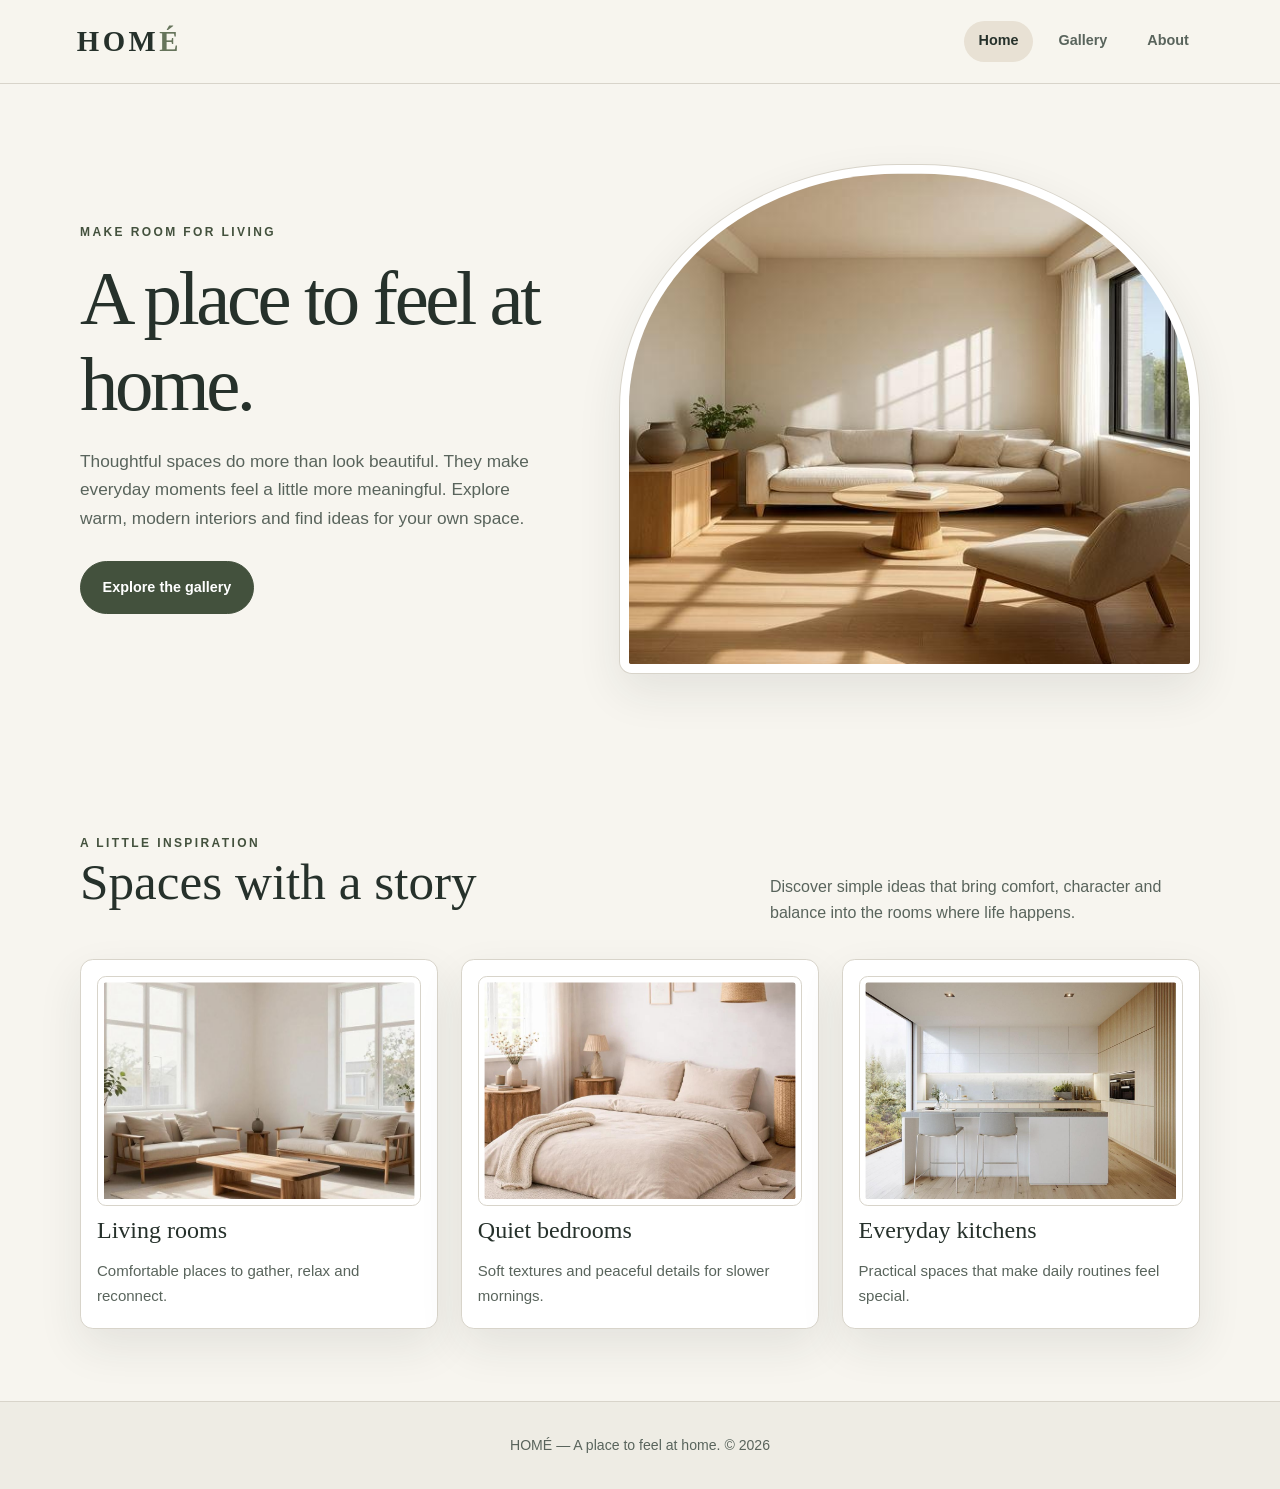
<file: index.html>
<!DOCTYPE html>
<html lang="en">
<head>
    <meta charset="UTF-8">
    <meta name="viewport" content="width=device-width, initial-scale=1.0">
    <meta name="description" content="HOMÉ shares modern interior design inspiration for thoughtful everyday living.">
    <title>HOMÉ | Modern Home Inspiration</title>
    <link rel="stylesheet" href="style.css">
</head>
<body>

    <a class="skip-link" href="#main-content">Skip to Main Content</a>

    <header class="site-header">
        <div class="header-inner">
            <a class="brand" href="index.html" aria-label="HOMÉ home">
                HOM<span>É</span>
            </a>

            <nav class="site-nav" aria-label="Main navigation">
                <ul>
                    <li><a href="index.html" aria-current="page">Home</a></li>
                    <li><a href="gallery.html">Gallery</a></li>
                    <li><a href="about.html">About</a></li>
                </ul>
            </nav>
        </div>
    </header>

    <main id="main-content">

        <div class="container">
            <section class="hero" aria-labelledby="hero-title">

                <div class="hero-copy">
                    <p class="eyebrow">Make room for living</p>

                    <h1 id="hero-title">
                        A place to feel at home.
                    </h1>

                    <p>
                        Thoughtful spaces do more than look beautiful.
                        They make everyday moments feel a little more meaningful.
                        Explore warm, modern interiors and find ideas for your own space.
                    </p>

                    <a class="button-link" href="gallery.html">
                        Explore the gallery
                    </a>
                </div>

                <img
                    class="hero-image"
                    src="images/home-hero.jpg"
                    alt="Warm modern living room with a neutral sofa, natural textures and soft daylight"
                >

            </section>
        </div>

        <section class="section" aria-labelledby="inspiration-title">
            <div class="container">

                <div class="section-heading">
                    <div>
                        <p class="eyebrow">A little inspiration</p>
                        <h2 id="inspiration-title">Spaces with a story</h2>
                    </div>

                    <p>
                        Discover simple ideas that bring comfort,
                        character and balance into the rooms where life happens.
                    </p>
                </div>

                <div class="feature-grid">

                    <article class="feature-card">
                        <img
                            src="images/living-room.jpg"
                            alt="Minimal living room with a light sofa and wooden furniture"
                        >
                        <h3>Living rooms</h3>
                        <p>
                            Comfortable places to gather,
                            relax and reconnect.
                        </p>
                    </article>

                    <article class="feature-card">
                        <img
                            src="images/bedroom.jpg"
                            alt="Calm bedroom decorated in soft neutral colors"
                        >
                        <h3>Quiet bedrooms</h3>
                        <p>
                            Soft textures and peaceful details
                            for slower mornings.
                        </p>
                    </article>

                    <article class="feature-card">
                        <img
                            src="images/kitchen.jpg"
                            alt="Bright contemporary kitchen with natural wood details"
                        >
                        <h3>Everyday kitchens</h3>
                        <p>
                            Practical spaces that make daily
                            routines feel special.
                        </p>
                    </article>

                </div>
            </div>
        </section>

    </main>

    <footer class="site-footer">
        <p>HOMÉ — A place to feel at home. © 2026</p>
    </footer>

</body>
</html>
</file>
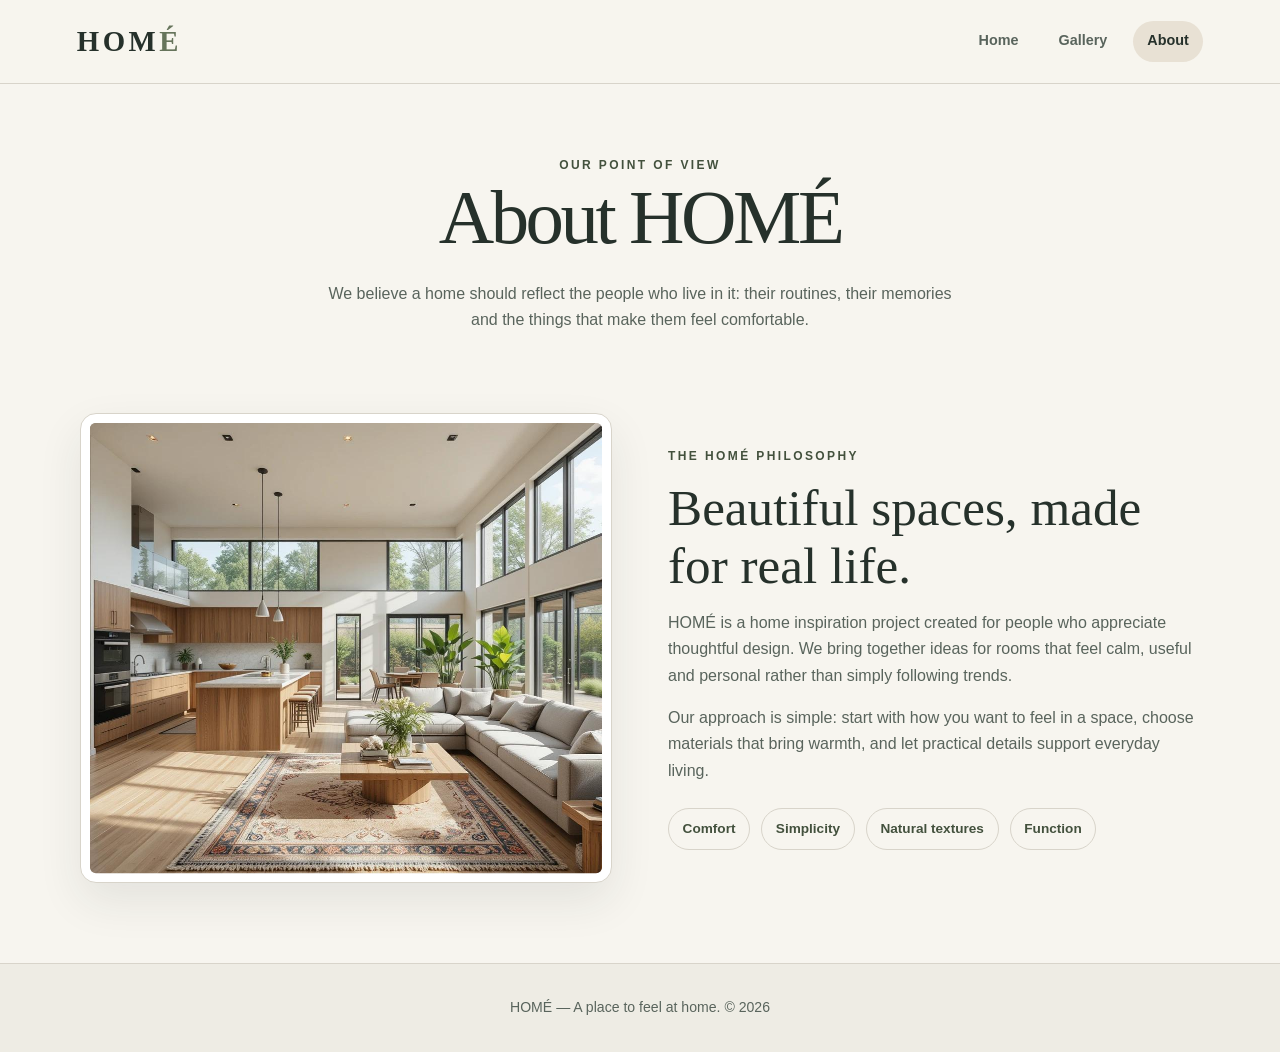
<file: about.html>
<!DOCTYPE html>
<html lang="en">
<head>
    <meta charset="UTF-8">
    <meta name="viewport" content="width=device-width, initial-scale=1.0">
    <meta name="description" content="Learn about HOMÉ and its approach to calm, functional and welcoming home design.">
    <title>About | HOMÉ</title>
    <link rel="stylesheet" href="style.css">
</head>
<body>

    <a class="skip-link" href="#main-content">Skip to Main Content</a>

    <header class="site-header">
        <div class="header-inner">

            <a class="brand" href="index.html" aria-label="HOMÉ home">
                HOM<span>É</span>
            </a>

            <nav class="site-nav" aria-label="Main navigation">
                <ul>
                    <li><a href="index.html">Home</a></li>
                    <li><a href="gallery.html">Gallery</a></li>
                    <li><a href="about.html" aria-current="page">About</a></li>
                </ul>
            </nav>

        </div>
    </header>

    <main id="main-content">

        <section class="page-intro container" aria-labelledby="page-title">

            <p class="eyebrow">Our point of view</p>

            <h1 id="page-title">About HOMÉ</h1>

            <p>
                We believe a home should reflect the people who live in it:
                their routines, their memories and the things that make
                them feel comfortable.
            </p>

        </section>

        <section class="container about-layout" aria-labelledby="story-title">

            <img
                src="images/gallery-open-space.jpg"
                alt="Sunlit modern home interior with warm wood, soft furnishings and a relaxed atmosphere"
            >

            <div>

                <p class="eyebrow">The HOMÉ philosophy</p>

                <h2 id="story-title">
                    Beautiful spaces, made for real life.
                </h2>

                <p>
                    HOMÉ is a home inspiration project created for people
                    who appreciate thoughtful design. We bring together
                    ideas for rooms that feel calm, useful and personal
                    rather than simply following trends.
                </p>

                <p>
                    Our approach is simple: start with how you want to
                    feel in a space, choose materials that bring warmth,
                    and let practical details support everyday living.
                </p>

                <div class="values-list">
                    <span>Comfort</span>
                    <span>Simplicity</span>
                    <span>Natural textures</span>
                    <span>Function</span>
                </div>

            </div>

        </section>

    </main>

    <footer class="site-footer">
        <p>HOMÉ — A place to feel at home. © 2026</p>
    </footer>

</body>
</html>
</file>
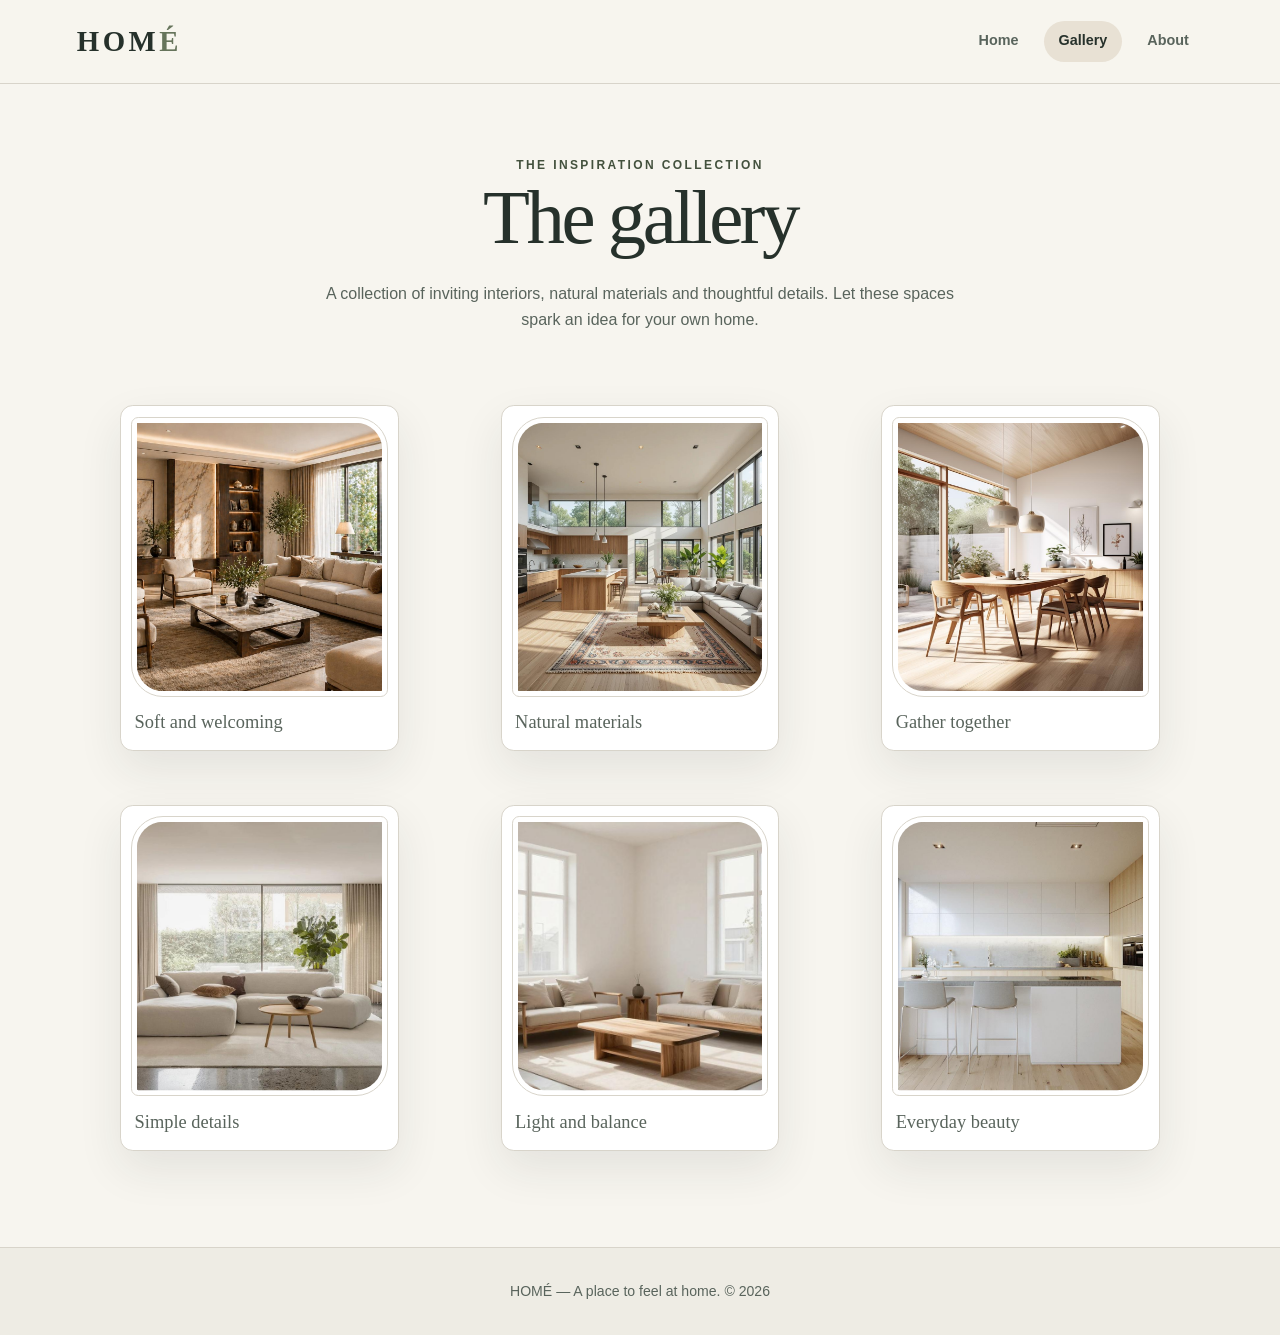
<file: gallery.html>
<!DOCTYPE html>
<html lang="en">
<head>
    <meta charset="UTF-8">
    <meta name="viewport" content="width=device-width, initial-scale=1.0">
    <meta name="description" content="Browse the HOMÉ interior design gallery for modern home inspiration.">
    <title>Gallery | HOMÉ</title>
    <link rel="stylesheet" href="style.css">
</head>
<body>

    <a class="skip-link" href="#main-content">Skip to Main Content</a>

    <header class="site-header">
        <div class="header-inner">

            <a class="brand" href="index.html" aria-label="HOMÉ home">
                HOM<span>É</span>
            </a>

            <nav class="site-nav" aria-label="Main navigation">
                <ul>
                    <li><a href="index.html">Home</a></li>
                    <li><a href="gallery.html" aria-current="page">Gallery</a></li>
                    <li><a href="about.html">About</a></li>
                </ul>
            </nav>

        </div>
    </header>

    <main id="main-content">

        <section class="page-intro container" aria-labelledby="page-title">

            <p class="eyebrow">The inspiration collection</p>

            <h1 id="page-title">The gallery</h1>

            <p>
                A collection of inviting interiors, natural materials
                and thoughtful details. Let these spaces spark an idea
                for your own home.
            </p>

        </section>

        <section class="container" aria-label="Interior design photographs">

            <div class="gallery-grid">

                <figure class="gallery-item">
                    <img
                        src="images/gallery-living.jpg"
                        alt="Elegant living room with a neutral palette and contemporary furniture"
                    >
                    <figcaption>
                        <p>Soft and welcoming</p>
                    </figcaption>
                </figure>

                <figure class="gallery-item">
                    <img
                        src="images/gallery-open-space.jpg"
                        alt="Open-plan home interior with warm wood and natural light"
                    >
                    <figcaption>
                        <p>Natural materials</p>
                    </figcaption>
                </figure>

                <figure class="gallery-item">
                    <img
                        src="images/gallery-dining.jpg"
                        alt="Modern dining area with a wooden table and simple decor"
                    >
                    <figcaption>
                        <p>Gather together</p>
                    </figcaption>
                </figure>

                <figure class="gallery-item">
                    <img
                        src="images/gallery-interior.jpg"
                        alt="Minimal interior with a comfortable sofa and understated accessories"
                    >
                    <figcaption>
                        <p>Simple details</p>
                    </figcaption>
                </figure>

                <figure class="gallery-item">
                    <img
                        src="images/living-room.jpg"
                        alt="Bright living room featuring a pale sofa and warm wooden accents"
                    >
                    <figcaption>
                        <p>Light and balance</p>
                    </figcaption>
                </figure>

                <figure class="gallery-item">
                    <img
                        src="images/kitchen.jpg"
                        alt="Contemporary kitchen with clean lines and natural wood finishes"
                    >
                    <figcaption>
                        <p>Everyday beauty</p>
                    </figcaption>
                </figure>

            </div>

        </section>

    </main>

    <footer class="site-footer">
        <p>HOMÉ — A place to feel at home. © 2026</p>
    </footer>

</body>
</html>
</file>
<file: style.css>
/* =====================================
   1. GENERAL SETTINGS
===================================== */

:root {
    --color-ink: #26312b;
    --color-muted: #59645c;
    --color-paper: #f7f5ef;
    --color-white: #ffffff;
    --color-sand: #e8e1d4;
    --color-olive: #66745b;
    --color-olive-dark: #43513d;
    --color-line: #d8d4ca;

    --shadow-soft: 0 18px 45px rgba(38, 49, 43, 0.09);

    --font-body: Arial, Helvetica, sans-serif;
    --font-display: Georgia, "Times New Roman", serif;
}

* {
    box-sizing: border-box;
}

html {
    scroll-behavior: smooth;
}

body {
    margin: 0;
    background: var(--color-paper);
    color: var(--color-ink);
    font-family: var(--font-body);
    line-height: 1.65;
}

img {
    display: block;
    max-width: 100%;
}

a {
    color: inherit;
}


/* =====================================
   2. SKIP TO MAIN CONTENT
===================================== */

.skip-link {
    position: fixed;
    top: 1rem;
    left: 1rem;
    z-index: 1000;

    padding: 0.8rem 1.1rem;

    transform: translateY(-160%);

    border-radius: 0.4rem;

    background: var(--color-ink);
    color: var(--color-white);

    font-weight: 700;
    text-decoration: none;

    transition: transform 180ms ease;
}

.skip-link:focus {
    transform: translateY(0);

    outline: 3px solid #c58b45;
    outline-offset: 3px;
}


/* =====================================
   3. HEADER AND NAVIGATION
===================================== */

.site-header {
    position: relative;
    z-index: 2;

    padding: 1.1rem 6vw;

    border-bottom: 1px solid var(--color-line);

    background: rgba(247, 245, 239, 0.96);
}

.header-inner {
    display: flex;
    align-items: center;
    justify-content: space-between;

    gap: 2rem;

    max-width: 1280px;
    margin: 0 auto;
}

.brand {
    color: var(--color-ink);

    font-family: var(--font-display);
    font-size: 1.8rem;
    font-weight: 700;

    letter-spacing: 0.12em;
    text-decoration: none;
}

.brand span {
    color: var(--color-olive);
}

.site-nav ul {
    display: flex;
    flex-wrap: wrap;
    align-items: center;

    gap: 0.7rem;

    margin: 0;
    padding: 0;

    list-style: none;
}

.site-nav a {
    display: inline-block;

    padding: 0.55rem 0.9rem;

    border-radius: 999px;

    color: var(--color-muted);

    font-size: 0.9rem;
    font-weight: 700;

    text-decoration: none;

    transition:
        background-color 180ms ease,
        color 180ms ease,
        transform 180ms ease;
}

.site-nav a:hover,
.site-nav a:focus-visible {
    transform: translateY(-2px);

    background: var(--color-olive-dark);
    color: var(--color-white);
}

.site-nav a[aria-current="page"] {
    background: var(--color-sand);
    color: var(--color-ink);
}


/* =====================================
   4. GENERAL LAYOUT
===================================== */

main {
    min-height: 65vh;
}

.container {
    width: min(1120px, 88%);
    margin: 0 auto;
}

.eyebrow {
    margin: 0 0 0.8rem;

    color: var(--color-olive-dark);

    font-size: 0.75rem;
    font-weight: 800;

    letter-spacing: 0.2em;
    text-transform: uppercase;
}

h1,
h2,
h3 {
    color: var(--color-ink);

    font-family: var(--font-display);
    font-weight: 400;

    line-height: 1.12;
}

h1 {
    margin: 0 0 1.2rem;

    font-size: clamp(2.8rem, 6vw, 5.7rem);
    letter-spacing: -0.045em;
}

h2 {
    margin: 0 0 1rem;

    font-size: clamp(2rem, 4vw, 3.2rem);
}

h3 {
    margin: 0.7rem 0 0.45rem;

    font-size: 1.5rem;
}

p {
    color: var(--color-muted);
}


/* =====================================
   5. HOME HERO SECTION - CSS GRID
===================================== */

.hero {
    display: grid;

    grid-template-columns:
        minmax(0, 0.9fr)
        minmax(0, 1.1fr);

    align-items: center;

    gap: clamp(2rem, 5vw, 5rem);

    padding: 5rem 0 5.5rem;
}

.hero-copy {
    max-width: 510px;
}

.hero-copy > p:not(.eyebrow) {
    max-width: 460px;

    margin-bottom: 1.8rem;

    font-size: 1.08rem;
}

.button-link {
    display: inline-block;

    padding: 0.85rem 1.35rem;

    border: 1px solid var(--color-olive-dark);
    border-radius: 999px;

    background: var(--color-olive-dark);
    color: var(--color-white);

    font-size: 0.9rem;
    font-weight: 700;

    text-decoration: none;

    transition:
        background-color 180ms ease,
        color 180ms ease,
        transform 180ms ease;
}

.button-link:hover,
.button-link:focus-visible {
    transform: translateY(-3px);

    background: transparent;
    color: var(--color-olive-dark);
}


/* =====================================
   6. IMAGE BOX MODEL
===================================== */

.hero-image {
    width: 100%;
    height: 510px;

    object-fit: cover;

    border: 1px solid var(--color-line);
    border-radius: 48% 48% 0.8rem 0.8rem;

    padding: 0.55rem;

    background: var(--color-white);

    box-shadow: var(--shadow-soft);
}


/* =====================================
   7. HOME FEATURE SECTION
===================================== */

.section {
    padding: 4.5rem 0;
}

.section-heading {
    display: flex;
    align-items: end;
    justify-content: space-between;

    gap: 2rem;

    margin-bottom: 2rem;
}

.section-heading p {
    max-width: 430px;
    margin: 0;
}

.feature-grid {
    display: grid;

    grid-template-columns:
        repeat(3, minmax(0, 1fr));

    gap: 1.4rem;
}

.feature-card {
    padding: 1rem;

    border: 1px solid var(--color-line);
    border-radius: 0.8rem;

    background: var(--color-white);

    box-shadow: var(--shadow-soft);
}

.feature-card img {
    width: 100%;
    height: 230px;

    object-fit: cover;

    border: 1px solid var(--color-line);
    border-radius: 0.55rem;

    padding: 0.35rem;

    transition:
        transform 220ms ease,
        filter 220ms ease;
}

.feature-card:hover img {
    transform: scale(1.025);
    filter: saturate(1.08);
}

.feature-card p {
    margin-bottom: 0.2rem;

    font-size: 0.94rem;
}


/* =====================================
   8. GALLERY PAGE
===================================== */

.page-intro {
    padding: 4.5rem 0 2rem;

    text-align: center;
}

.page-intro p {
    max-width: 650px;
    margin: 0 auto;
}

.gallery-grid {
    display: grid;

    grid-template-columns:
        repeat(3, minmax(0, 1fr));

    gap: 1.35rem;

    padding: 1.5rem 0 5rem;
}

.gallery-item {
    overflow: hidden;

    padding: 0.65rem;

    border: 1px solid var(--color-line);
    border-radius: 0.8rem;

    background: var(--color-white);

    box-shadow: var(--shadow-soft);
}

.gallery-item img {
    width: 100%;
    height: 280px;

    object-fit: cover;

    border: 1px solid var(--color-line);
    border-radius: 0.45rem;

    padding: 0.3rem;

    transition:
        transform 250ms ease,
        border-radius 250ms ease;
}

.gallery-item:hover img {
    transform: scale(1.035);
}


/* =====================================
   9. NTH-CHILD SELECTOR
===================================== */

.gallery-item:nth-child(even) img {
    border-radius: 2rem 0.45rem 2rem 0.45rem;
}

.gallery-item:nth-child(odd) img {
    border-radius: 0.45rem 2rem 0.45rem 2rem;
}

.gallery-item:nth-child(even):hover img {
    border-radius: 0.45rem;
}

.gallery-item:nth-child(odd):hover img {
    border-radius: 2rem;
}

.gallery-item p {
    margin: 0.65rem 0.2rem 0.15rem;

    font-family: var(--font-display);
    font-size: 1.15rem;
}


/* =====================================
   10. ABOUT PAGE
===================================== */

.about-layout {
    display: grid;

    grid-template-columns:
        minmax(0, 1fr)
        minmax(0, 1fr);

    align-items: center;

    gap: 3.5rem;

    padding: 3rem 0 5rem;
}

.about-layout img {
    width: 100%;
    height: 470px;

    object-fit: cover;

    border: 1px solid var(--color-line);
    border-radius: 1rem;

    padding: 0.55rem;

    background: var(--color-white);

    box-shadow: var(--shadow-soft);
}

.values-list {
    display: flex;
    flex-wrap: wrap;

    gap: 0.7rem;

    margin-top: 1.5rem;
}

.values-list span {
    padding: 0.55rem 0.85rem;

    border: 1px solid var(--color-line);
    border-radius: 999px;

    color: var(--color-olive-dark);

    font-size: 0.85rem;
    font-weight: 700;
}


/* =====================================
   11. FOOTER
===================================== */

.site-footer {
    padding: 2rem 6vw;

    border-top: 1px solid var(--color-line);

    background: #eeece4;

    text-align: center;
}

.site-footer p {
    margin: 0;
    font-size: 0.88rem;
}


/* =====================================
   12. KEYBOARD ACCESSIBILITY
===================================== */

a:focus-visible {
    outline: 3px solid #a15d16;
    outline-offset: 4px;
}


/* =====================================
   13. RESPONSIVE DESIGN - TABLET
===================================== */

@media (max-width: 800px) {

    .header-inner {
        align-items: flex-start;
        flex-direction: column;

        gap: 0.8rem;
    }

    .hero,
    .about-layout {
        grid-template-columns: 1fr;
    }

    .hero {
        padding-top: 3.5rem;
    }

    .hero-image {
        height: 390px;
    }

    .feature-grid,
    .gallery-grid {
        grid-template-columns:
            repeat(2, minmax(0, 1fr));
    }

    .section-heading {
        align-items: flex-start;
        flex-direction: column;
    }
}


/* =====================================
   14. RESPONSIVE DESIGN - MOBILE
===================================== */

@media (max-width: 520px) {

    .site-header {
        padding-right: 5%;
        padding-left: 5%;
    }

    .site-nav ul {
        gap: 0.2rem;
    }

    .site-nav a {
        padding: 0.45rem 0.65rem;

        font-size: 0.82rem;
    }

    .container {
        width: 90%;
    }

    .feature-grid,
    .gallery-grid {
        grid-template-columns: 1fr;
    }

    .hero-image,
    .about-layout img {
        height: 320px;
    }

    .gallery-item img {
        height: 250px;
    }
}


/* =====================================
   15. REDUCED MOTION ACCESSIBILITY
===================================== */

@media (prefers-reduced-motion: reduce) {

    html {
        scroll-behavior: auto;
    }

    *,
    *::before,
    *::after {
        transition-duration: 0.01ms !important;
    }
}
</file>
